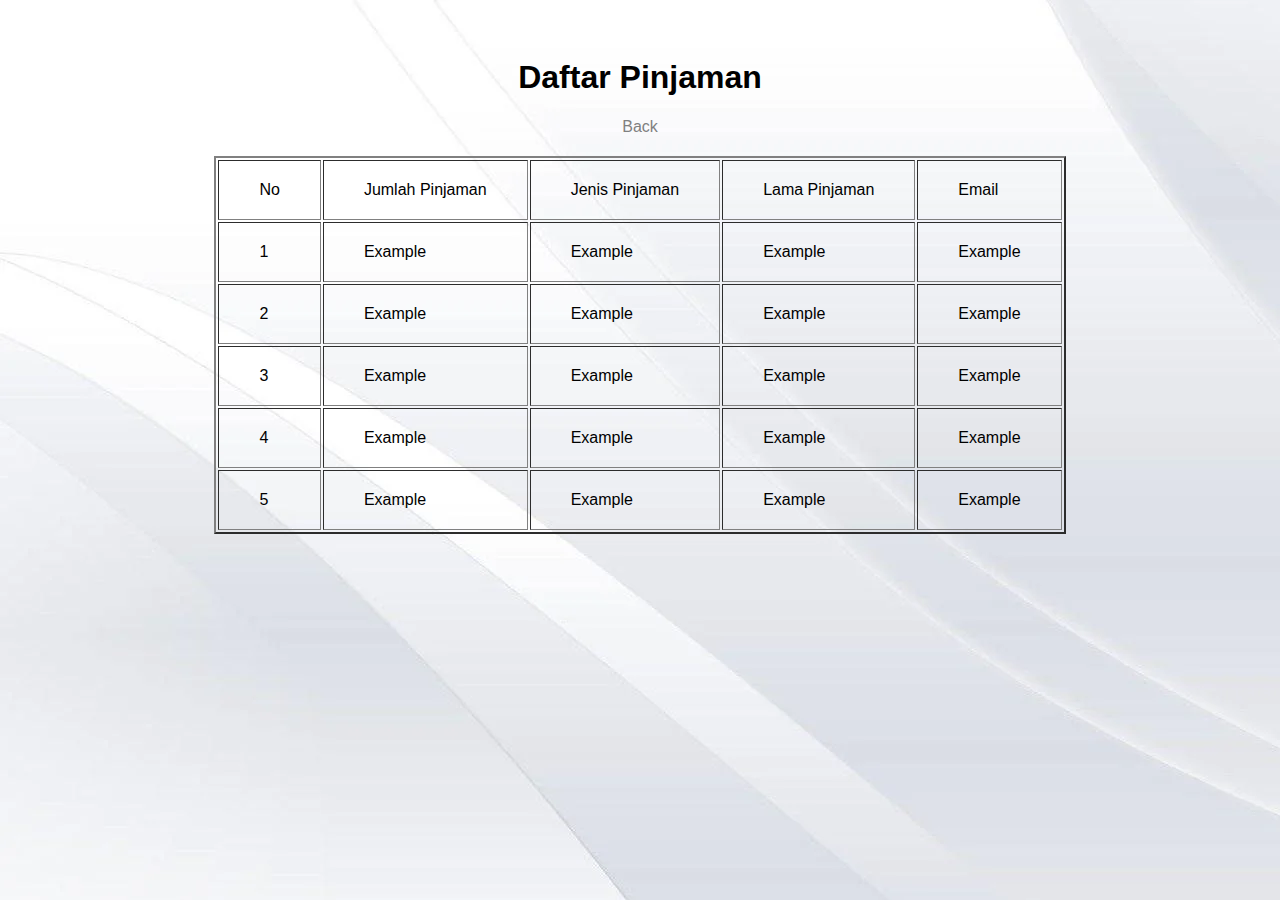
<file: daftar_pinjaman.html>
<!DOCTYPE html>
<html lang="en">

<head>
    <meta charset="UTF-8">
    <meta name="viewport" content="width=device-width, initial-scale=1.0">
    <link rel="stylesheet" href="daftar.css">
    <title>Daftar Pinjaman</title>
</head>

<body>
    <div class="container-daftar">
        <table class="table" border="2">
            <h1 class="riwayat">Daftar Pinjaman</h1>
            <a href="loan.html">Back</a>
            <div class="container-tr">
                <tr>
                    <td>No</td>
                    <td>Jumlah Pinjaman</td>
                    <td>Jenis Pinjaman</td>
                    <td>Lama Pinjaman</td>
                    <td>Email</td>
                </tr>
                <tr>
                    <td>1</td>
                    <td>Example</td>
                    <td>Example</td>
                    <td>Example</td>
                    <td>Example</td>
                </tr>
                <tr>
                    <td>2</td>
                    <td>Example</td>
                    <td>Example</td>
                    <td>Example</td>
                    <td>Example</td>
                </tr>
                <tr>
                    <td>3</td>
                    <td>Example</td>
                    <td>Example</td>
                    <td>Example</td>
                    <td>Example</td>
                </tr>
                <tr>
                    <td>4</td>
                    <td>Example</td>
                    <td>Example</td>
                    <td>Example</td>
                    <td>Example</td>
                </tr>
                <tr>
                    <td>5</td>
                    <td>Example</td>
                    <td>Example</td>
                    <td>Example</td>
                    <td>Example</td>
                </tr>
            </div>
        </table>
    </div>
</body>

</html>
</file>
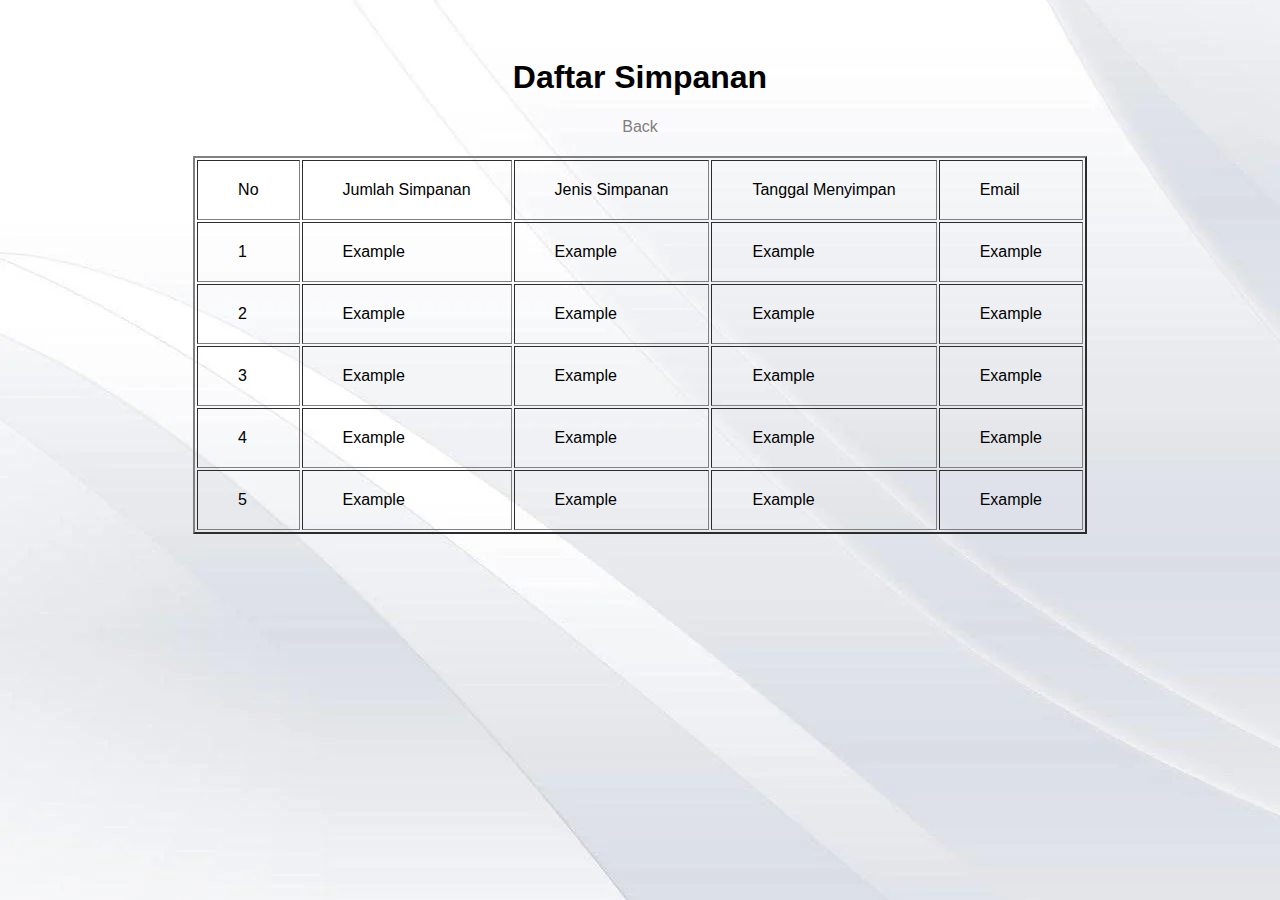
<file: daftar_simpan.html>
<!DOCTYPE html>
<html lang="en">

<head>
    <meta charset="UTF-8">
    <meta name="viewport" content="width=device-width, initial-scale=1.0">
    <link rel="stylesheet" href="daftar.css">
    <title>Daftar Simpanan</title>
</head>

<body>
    <div class="container-daftar">
        <table class="table" border="2">
            <h1 class="riwayat">Daftar Simpanan</h1>
            <a href="saving.html">Back</a>
            <div class="container-tr">
                <tr>
                    <td>No</td>
                    <td>Jumlah Simpanan</td>
                    <td>Jenis Simpanan</td>
                    <td>Tanggal Menyimpan</td>
                    <td>Email</td>
                </tr>
                <tr>
                    <td>1</td>
                    <td>Example</td>
                    <td>Example</td>
                    <td>Example</td>
                    <td>Example</td>
                </tr>
                <tr>
                    <td>2</td>
                    <td>Example</td>
                    <td>Example</td>
                    <td>Example</td>
                    <td>Example</td>
                </tr>
                <tr>
                    <td>3</td>
                    <td>Example</td>
                    <td>Example</td>
                    <td>Example</td>
                    <td>Example</td>
                </tr>
                <tr>
                    <td>4</td>
                    <td>Example</td>
                    <td>Example</td>
                    <td>Example</td>
                    <td>Example</td>
                </tr>
                <tr>
                    <td>5</td>
                    <td>Example</td>
                    <td>Example</td>
                    <td>Example</td>
                    <td>Example</td>
                </tr>
            </div>
        </table>
    </div>
</body>

</html>
</file>
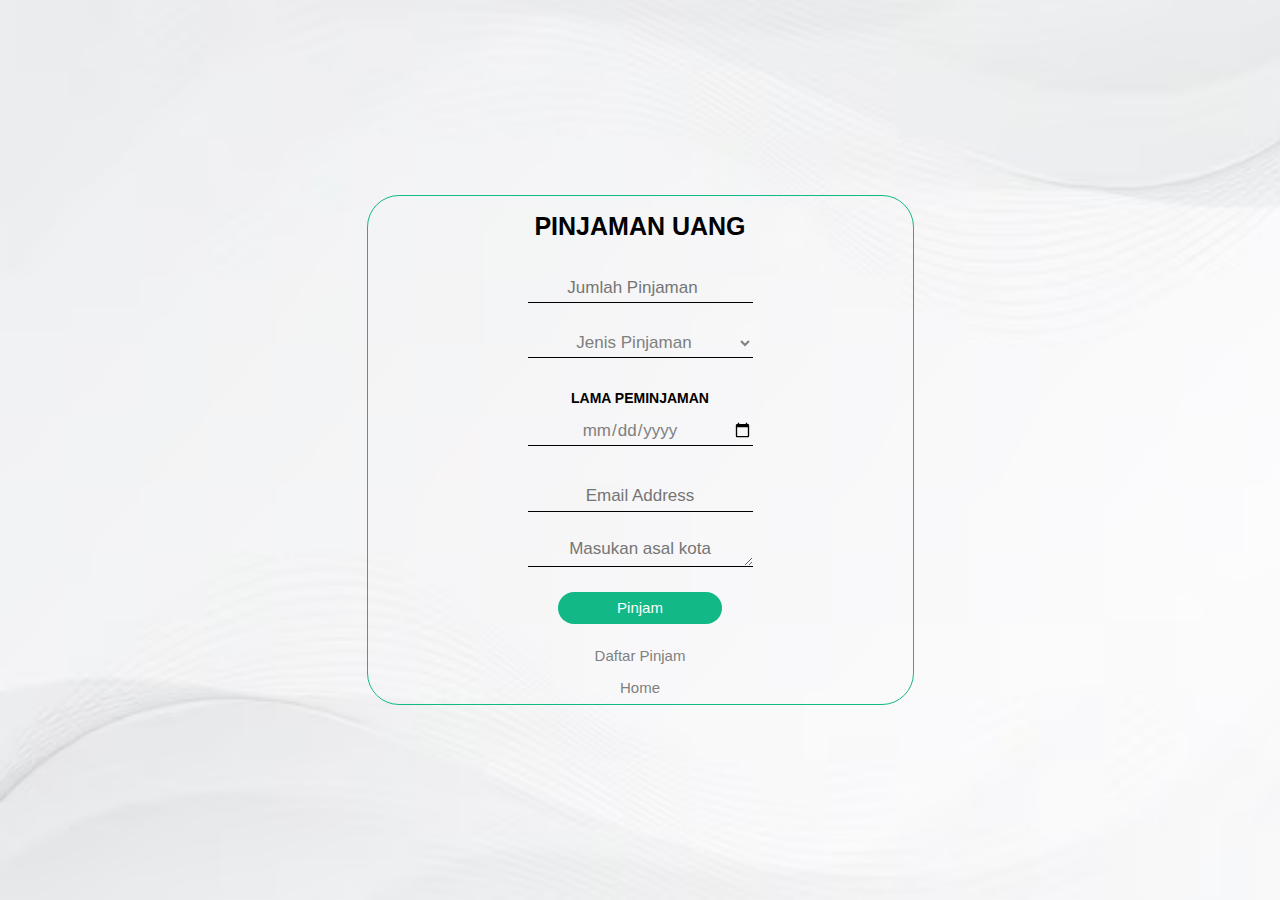
<file: loan.html>
<!DOCTYPE html>
<html lang="en">
<head>
    <meta charset="UTF-8">
    <meta name="viewport" content="width=device-width, initial-scale=1.0">
    <title>Pinjaman</title>
    <link rel="stylesheet" href="saving.css">
</head>
<body>
    <div class="wrapper">
        <div class="inner">
            <form>
                <h3>Pinjaman Uang</h3>

                <div class="form-wrapper">
                    <input type="number" placeholder="Jumlah Pinjaman" class="form-control">
                </div>

                <div class="form-wrapper">
                    <select name="" id="" class="form-control">
                        <option value="" disabled selected>Jenis Pinjaman</option>
                        <option value="Pokok">Pokok</option>
                        <option value="Wajib">Wajib</option>
                        <option value="Sukarela">Sukarela</option>
                    </select>
                </div>

                <div class="form-wrapper">
                    <h2>Lama Peminjaman</h2>
                    <input type="date" placeholder="Tanggal Menyimpan" class="form-date">
                </div>
                
                <div class="form-wrapper">
                    <input type="email" placeholder="Email Address" class="form-email">
                </div>

                <div class="form-wrapper">
                    <textarea name="" id="" class="form-alamat" placeholder="Masukan asal kota"></textarea>
                </div>

                <button>Pinjam</button>
                <a href="daftar_pinjaman.html">Daftar Pinjam</a>
                <div class="back">
                    <a href="transaksi.html">Home</a>
                </div>
            </form>
        </div>
    </div>
</body>
</html>
</file>
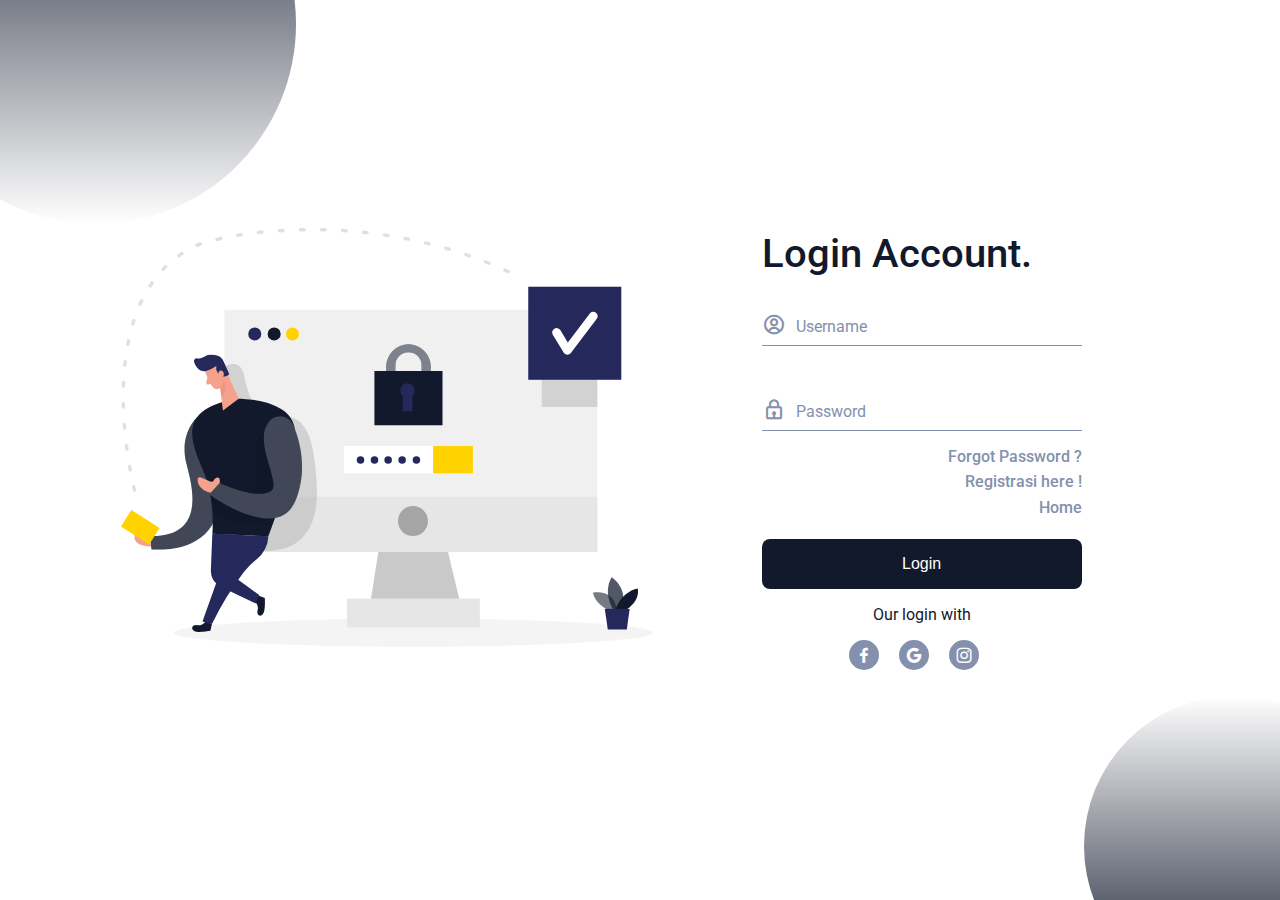
<file: login.html>
<!DOCTYPE html>
<html lang="en">
    <head>
        <meta charset="UTF-8">
        <meta name="viewport" content="width=device-width, initial-scale=1.0">

        <!-- ===== CSS ===== -->
        <link rel="stylesheet" href="login.css">

        <!-- ===== BOX ICONS ===== -->
        <link href='https://cdn.jsdelivr.net/npm/boxicons@2.0.5/css/boxicons.min.css' rel='stylesheet'>

        <title>Sign In</title>  
    </head>
    <body>
        <div class="l-form">
            <div class="shape1"></div>
            <div class="shape2"></div>

            <div class="form">
                <img src="img/authentication.svg" alt="" class="form__img">


                <form action="" class="form__content">
                    <h1 class="form__title">Login Account.</h1>

                    <div class="form__div form__div-one">
                        <div class="form__icon">
                            <i class='bx bx-user-circle'></i>
                        </div>

                        <div class="form__div-input">
                            <label for="" class="form__label">Username</label>
                            <input type="text" class="form__input">
                        </div>
                    </div>

                    <div class="form__div">
                        <div class="form__icon">
                            <i class='bx bx-lock' ></i>
                        </div>

                        <div class="form__div-input">
                            <label for="" class="form__label">Password</label>
                            <input type="password" class="form__input">
                        </div>
                    </div>
                    <a href="password.html" class="form__forgot">Forgot Password ?</a>
                    <a href="registrasi.html" class="form__forgot">Registrasi here !</a>
                    <a href="index.html" class="form__back">Home</a>

                    <input type="submit" class="form__button" value="Login">

                    <div class="form__social">
                        <span class="form__social-text">Our login with</span>

                        <a href="#" class="form__social-icon"><i class='bx bxl-facebook' ></i></a>
                        <a href="#" class="form__social-icon"><i class='bx bxl-google' ></i></a>
                        <a href="#" class="form__social-icon"><i class='bx bxl-instagram' ></i></a>
                    </div>
                </form>
            </div>

        </div>
        
        <!-- ===== MAIN JS ===== -->
        <script src="main.js"></script>
    </body>
</html>
</file>
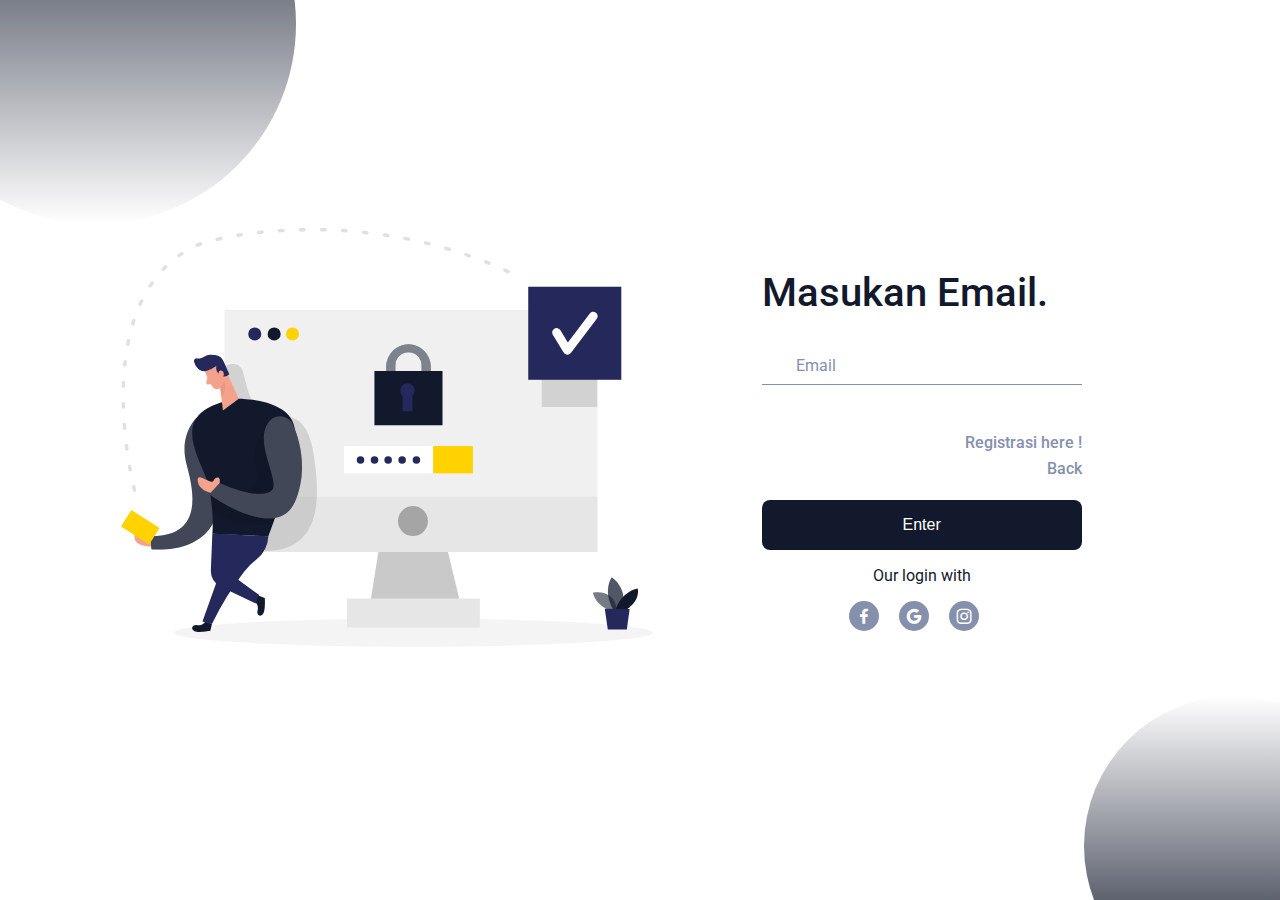
<file: password.html>
<!DOCTYPE html>
<html lang="en">
    <head>
        <meta charset="UTF-8">
        <meta name="viewport" content="width=device-width, initial-scale=1.0">

        <!-- ===== CSS ===== -->
        <link rel="stylesheet" href="login.css">

        <!-- ===== BOX ICONS ===== -->
        <link href='https://cdn.jsdelivr.net/npm/boxicons@2.0.5/css/boxicons.min.css' rel='stylesheet'>

        <title>Forgot Password</title>  
    </head>
    <body>
        <div class="l-form">
            <div class="shape1"></div>
            <div class="shape2"></div>

            <div class="form">
                <img src="img/authentication.svg" alt="" class="form__img">

                <form action="" class="form__content">
                    <h1 class="form__title">Masukan Email.</h1>

                    <div class="form__div form__div-one">
                        <div class="form__icon">
                            <i class='bx bx-user-'></i>
                        </div>

                        <div class="form__div-input">
                            <label for="" class="form__label">Email </label>
                            <input type="text" class="form__input">
                        </div>
                    </div>

                    <a href="registrasi.html" class="form__forgot">Registrasi here !</a>
                    <a href="login.html" class="form__back">Back</a>

                    <input type="submit" class="form__button" value="Enter">

                    <div class="form__social">
                        <span class="form__social-text">Our login with</span>

                        <a href="#" class="form__social-icon"><i class='bx bxl-facebook' ></i></a>
                        <a href="#" class="form__social-icon"><i class='bx bxl-google' ></i></a>
                        <a href="#" class="form__social-icon"><i class='bx bxl-instagram' ></i></a>
                    </div>
                </form>
            </div>

        </div>
        
        <!-- ===== MAIN JS ===== -->
        <script src="main.js"></script>
    </body>
</html>
</file>
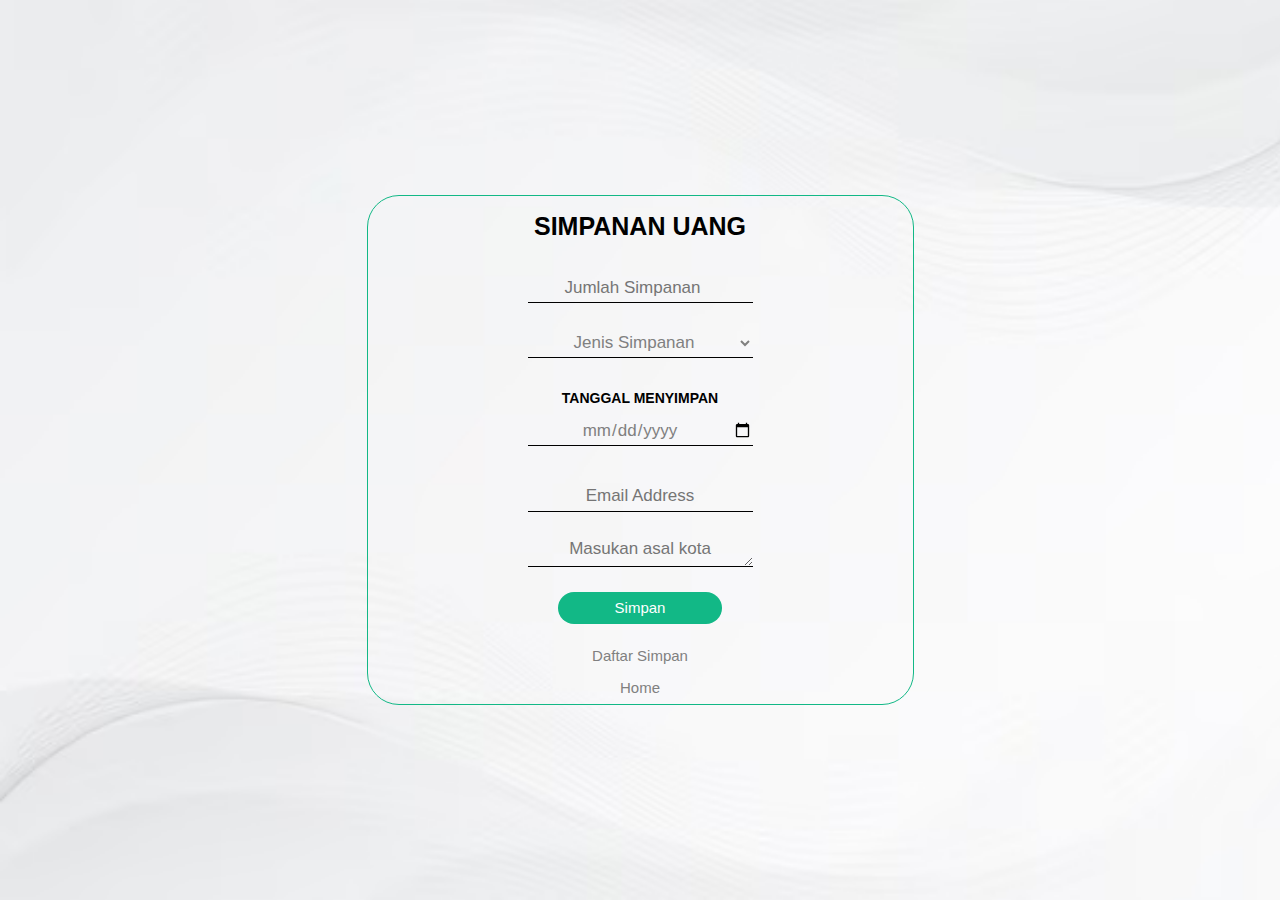
<file: saving.html>
<!DOCTYPE html>
<html lang="en">
<head>
    <meta charset="UTF-8">
    <meta name="viewport" content="width=device-width, initial-scale=1.0">
    <title>Simpanan</title>
    <link rel="stylesheet" href="saving.css">
</head>
<body>
    <div class="wrapper">
        <div class="inner">
            <form>
                <h3>Simpanan Uang</h3>

                <div class="form-wrapper">
                    <input type="number" placeholder="Jumlah Simpanan" class="form-control">
                </div>

                <div class="form-wrapper">
                    <select name="" id="" class="form-control">
                        <option value="" disabled selected>Jenis Simpanan</option>
                        <option value="Pokok">Pokok</option>
                        <option value="Wajib">Wajib</option>
                        <option value="Sukarela">Sukarela</option>
                    </select>
                </div>

                <div class="form-wrapper">
                    <h2>Tanggal Menyimpan</h2>
                    <input type="date" placeholder="Tanggal Menyimpan" class="form-date">
                </div>

                <div class="form-wrapper">
                    <input type="email" placeholder="Email Address" class="form-email">
                </div>

                <div class="form-wrapper">
                    <textarea name="" id="" class="form-alamat" placeholder="Masukan asal kota"></textarea>
                </div>


                <button>Simpan</button>
                <a href="daftar_simpan.html">Daftar Simpan</a>
                <div class="back">
                    <a href="transaksi.html">Home</a>
                </div>
            </form>
        </div>
    </div>
</body>
</html>
</file>
<file: daftar.css>
td {
    padding: 20px 40px;
}

a {
    color: gray;
    text-decoration: none;
}

a:hover {
    color: black;
}

body {
    background-image: url(img/nv.webp);
    font-family: 'Segoe UI', Tahoma, Geneva, Verdana, sans-serif;
}

.container-daftar {
    padding-top: 30px;
    display: flex;
    flex-direction: column;
    justify-content: center;
    align-items: center;
}

.container-tr {
    padding-top: 20px;
}


@media screen and (max-width:476px) {
    td {
        padding: 10px;
        font-size: 15px;
    }

    tr {
        padding: 10px;
        font-size: 15px;
    }
}

@media screen and (max-width: 768px) {
    td {
        padding: 10px;
        font-size: 15px;
    }

    tr {
        padding: 10px;
        font-size: 15px;
    }
}
</file>
<file: saving.css>
* {
    box-sizing: border-box;
}

body {
    background: url(img/bg2.avif);
    background-size: cover;
    font-family: 'Segoe UI', Tahoma, Geneva, Verdana, sans-serif;
    color: black;
    font-size: 16px;
    margin: 0;
}

input, select, button {
    font-family: 'Segoe UI', Tahoma, Geneva, Verdana, sans-serif;
    color: black;
    font-size: 17px;
}

h3, h4 {
    margin: 0;
}

:focus {
    outline: 0;
}

.wrapper {
    min-height: 100vh;
    background-size: cover;
    background-repeat: no-repeat;
    display: flex;
    align-items: center;
    justify-content: center;
}

.inner {
    padding: 0 10rem;
    background: transparent;
    border: 1px solid  #12B886;
    border-radius: 2rem;
    display: flex;
}


.inner form {
    justify-content: center;
    display: block;
}

.inner h3 {
    text-transform: uppercase;
    font-size: 25px;
    text-align: center;
    margin-bottom: 2rem;
    margin-top: 1rem;
}


.form-group {
    display: flex;
}

.form-group input {
    width: 50%;
}

.form-group input:first-child {
    margin-right: 25px;
}

.form-wrapper {
    position: relative;
}

.form-control {
    border: 1px solid black;
    border: none;
    border-bottom: 1px solid black;
    display: block;
    width: 100%;
    height: 30px;
    margin-bottom: 25px;
    background-color: transparent;
    align-items: center;
    text-align: center;
}

.form-email {
    border: 1px solid black;
    border: none;
    border-bottom: 1px solid black;
    display: block;
    width: 100%;
    height: 30px;
    margin-bottom: 25px;
    background-color: transparent;
    align-items: center;
    text-align: center;
    margin-top: 2.2rem;
}

.form-date {
    border: 1px solid black;
    border: none;
    border-bottom: 1px solid black;
    display: block;
    width: 100%;
    height: 30px;
    margin-bottom: 25px;
    background-color: transparent;
    align-items: center;
    text-align: center;
    color: gray;
    text-decoration: none;
}

.form-alamat {
    border: none;
    border-bottom: 1px solid black;
    display: block;
    width: 100%;
    height: 30px;
    margin-bottom: 25px;
    background-color: transparent;
    align-items: center;
    text-align: center;
    font-family: 'Segoe UI', Tahoma, Geneva, Verdana, sans-serif;
    font-size: 17px;
}

.form-wrapper h2 {
    font-size: 14px;
    text-align: center;
    margin-top: 2rem;
    margin-bottom: 10px;
    text-transform: uppercase;
}

select {
    cursor: pointer;
    color: gray;
}

select option[value=""] [disabled] {
    display: none;
}

select option[value="Pokok"] {
    color: black;
}
select option[value="Wajib"] {
    color: black;
}
select option[value="Sukarela"] {
    color: black;
}

button {
    border: none;
    width: 164px;
    height: 2rem;
    margin: auto;
    margin-bottom: 1rem;
    cursor: pointer;
    display: flex;
    align-items: center;
    justify-content: center;
    background: #12B886;
    font-size: 15px;
    color: #fff;
    border-radius: 2rem;
}

button:hover {
    background-color: #005a3fb7
}

a {
    border: none;
    width: 164px;
    height: 2rem;
    margin: auto;
    cursor: pointer;
    display: flex;
    align-items: center;
    justify-content: center;
    font-size: 15px;
    color: gray;
    border-radius: 2rem;
    text-decoration: none;
}

a:hover {
    color: black;
}
@media (max-width: 767px) {
    .inner {
        display: block;
    }

    .inner .image-holder {
        width: 100%;
    }

    .inner h3 {
        font-size: 20px
    }

    .inner form {
        width: 100%;
        padding: 40px 0 30px;
    }

    button {
        margin-top: 60px;
    }

    .inner {
        border: #fff;
    }
}
</file>
<file: login.css>
/*===== GOOGLE FONTS =====*/
@import url("https://fonts.googleapis.com/css2?family=Roboto:wght@400;500&display=swap");

/*===== VARIABLES CSS =====*/

/*=== Colores ===*/
:root{
    --first-color: #12192C;
    --text-color: #8590AD;
}

/*=== Fuente y tipografia ===*/
:root{
    --body-font: 'Roboto', sans-serif;
    --big-font-size: 2rem;
    --normal-font-size: 0.938rem;
    --smaller-font-size: 0.875rem;
}
@media screen and (min-width: 768px){
    :root{
        --big-font-size: 2.5rem;
        --normal-font-size: 1rem;
    }  
}

/*===== BASE =====*/
*,::before,::after{
    box-sizing: border-box;
}
body{
    margin: 0;
    padding: 0;
    font-family: var(--body-font);
    color: var(--first-color);
}
h1{
    margin: 0;
}
a{
    text-decoration: none;
}
img{
    max-width: 100%;
    height: auto;
}
/*===== FORM =====*/
.l-form{
    position: relative;
    height: 100vh;
    overflow: hidden;
}

/*=== Shapes ===*/
.shape1,
.shape2{
    position: absolute;
    width: 200px;
    height: 200px;
    border-radius: 50%;
}
.shape1{
    top: -7rem;
    left: -3.5rem;
    background: linear-gradient(180deg, var(--first-color) 0%, rgba(196,196,196,0) 100%);
}
.shape2{
    bottom: -6rem;
    right: -5.5rem;
    background: linear-gradient(180deg, var(--first-color) 0%, rgba(196,196,196,0) 100%);
    transform: rotate(180deg);
}
/*=== Form ===*/
.form{
    height: 100vh;
    display: grid;
    justify-content: center;
    align-items: center;
    padding: 0 1rem;
}
.form__content{
    width: 290px;
}
.form__img{
    display: none;
}
.form__title{
    font-size: var(--big-font-size);
    font-weight: 500;
    margin-bottom: 2rem;
}
.form__div{
    position: relative;
    display: grid;
    grid-template-columns: 7% 93%;
    margin-bottom: 1rem;
    padding: .25rem 0;
    border-bottom: 1px solid var(--text-color);
}
/*=== Div focus ===*/
.form__div.focus{
    border-bottom: 1px solid var(--first-color);
}

.form__div-one{
    margin-bottom: 3rem;
}

.form__icon{
    font-size: 1.5rem;
    color: var(--text-color);
    transition: .3s;
}
/*=== Icon focus ===*/
.form__div.focus .form__icon{
    color: var(--first-color);
}

.form__label{
    display: block;
    position: absolute;
    left: .75rem;
    top: .25rem;
    font-size: var(--normal-font-size);
    color: var(--text-color);
    transition: .3s;
}
/*=== Label focus ===*/
.form__div.focus .form__label{
    top: -1.5rem;
    font-size: .875rem;
    color: var(--first-color);
}

.form__div-input{
    position: relative;
}
.form__input{
    position: absolute;
    top: 0;
    left: 0;
    width: 100%;
    height: 100%;
    border: none;
    outline: none;
    background: none;
    padding: .5rem .75rem;
    font-size: 1.2rem;
    color: var(--first-color);
    transition: .3s;
}
.form__forgot{
    display: block;
    text-align: right;
    margin-bottom: 0.4rem;
    font-size: var(--normal-font-size);
    color: var(--text-color);
    font-weight: 500;
    transition: .5;
}
.form__forgot:hover{
    color: var(--first-color);
    transition: .5s;
}
.form__button{
    width: 100%;
    padding: 1rem;
    font-size: var(--normal-font-size);
    outline: none;
    border: none;
    margin-top: 1rem;
    margin-bottom: 1rem;
    background-color: var(--first-color);
    color: #fff;
    border-radius: .5rem;
    cursor: pointer;
    transition: .3s;
}
.form__button:hover{
    box-shadow: 0px 15px 36px rgba(0,0,0,.15);
}

/*=== Form social===*/
.form__social{
    text-align: center;
}
.form__social-text{
    display: block;
    font-size: var(--normal-font-size);
    margin-bottom: 1rem;
}
.form__social-icon{
    display: inline-flex;
    justify-content: center;
    align-items: center;
    width: 30px;
    height: 30px;
    margin-right: 1rem;
    padding: .5rem;
    background-color: var(--text-color);
    color: #fff;
    font-size: 1.25rem;
    border-radius: 50%;
}
.form__social-icon:hover{
    background-color: var(--first-color);
}

.form__back {
    display: block;
    text-align: right;
    margin-bottom: 0.4rem;
    font-size: var(--normal-font-size);
    color: var(--text-color);
    font-weight: 500;
    transition: .5;
}

.form__back:hover {
    color: var(--first-color);
    transition: .5s;
}
/*===== MEDIA QUERIS =====*/
@media screen and (min-width: 968px){
    .shape1{
        width: 400px;
        height: 400px;
        top: -11rem;
        left: -6.5rem;
    }
    .shape2{
        width: 300px;
        height: 300px;
        right: -6.5rem;
    }

    .form{
        grid-template-columns: 1.5fr 1fr;
        padding: 0 2rem;
    }
    .form__content{
        width: 320px;
    }
    .form__img{
        display: block;
        width: 700px;
        justify-self: center;
    }

}
</file>
